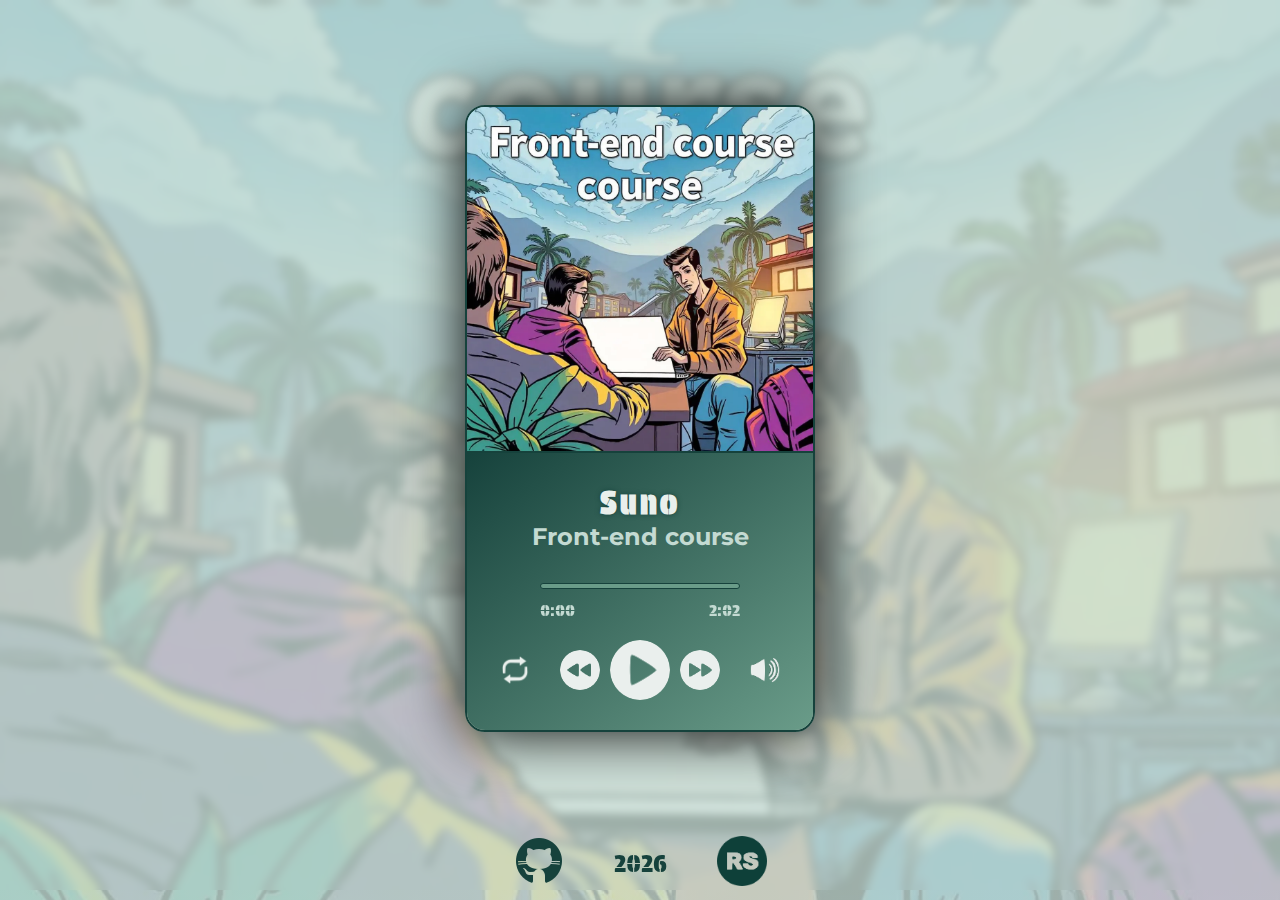
<file: index.html>
<!DOCTYPE html>
<html lang="en">
<head>
    <meta name="viewport" content="width=device-width, initial-scale=1.0">
    <meta charset="UTF-8">
    <title>Audio player</title>

    <!--    font-->
    <link rel="preconnect" href="https://fonts.googleapis.com">
    <link rel="preconnect" href="https://fonts.gstatic.com" crossorigin>
    <link href="https://fonts.googleapis.com/css2?family=Protest+Guerrilla&display=swap" rel="stylesheet">

    <link rel="preconnect" href="https://fonts.googleapis.com">
    <link rel="preconnect" href="https://fonts.gstatic.com" crossorigin>
    <link href="https://fonts.googleapis.com/css2?family=Montserrat:ital,wght@0,100..900;1,100..900&family=Protest+Guerrilla&display=swap"
          rel="stylesheet">

    <!--    favicon-->
    <link rel="apple-touch-icon" sizes="180x180" href="assets/image/favicon_io/apple-touch-icon.png">
    <link rel="icon" type="image/png" sizes="32x32" href="assets/image/favicon_io/favicon-32x32.png">
    <link rel="icon" type="image/png" sizes="16x16" href="assets/image/favicon_io/favicon-16x16.png">


    <link rel="stylesheet" href="assets/css/main.css">
    <script type="module" src="assets/script.js" defer></script>
</head>
<body>
</body>
</html>
</file>
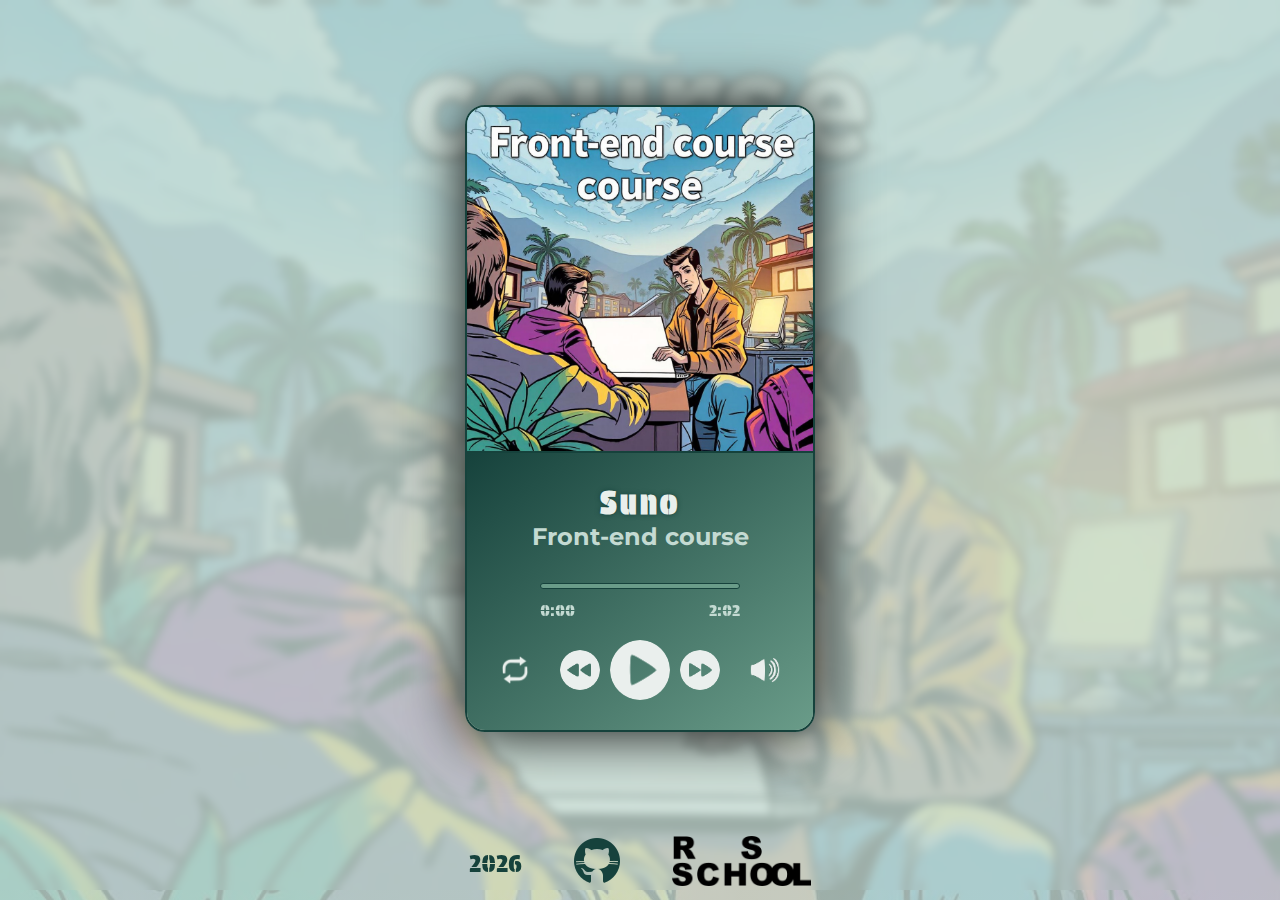
<file: audio-player/index.html>
<!DOCTYPE html>
<html lang="en">
<head>
    <meta name="viewport" content="width=device-width, initial-scale=1.0">
    <meta charset="UTF-8">
    <title>Audio player</title>

    <!--    font-->
    <link rel="preconnect" href="https://fonts.googleapis.com">
    <link rel="preconnect" href="https://fonts.gstatic.com" crossorigin>
    <link href="https://fonts.googleapis.com/css2?family=Protest+Guerrilla&display=swap" rel="stylesheet">

    <link rel="preconnect" href="https://fonts.googleapis.com">
    <link rel="preconnect" href="https://fonts.gstatic.com" crossorigin>
    <link href="https://fonts.googleapis.com/css2?family=Montserrat:ital,wght@0,100..900;1,100..900&family=Protest+Guerrilla&display=swap"
          rel="stylesheet">

    <!--    favicon-->
    <link rel="apple-touch-icon" sizes="180x180" href="assets/image/favicon_io/apple-touch-icon.png">
    <link rel="icon" type="image/png" sizes="32x32" href="assets/image/favicon_io/favicon-32x32.png">
    <link rel="icon" type="image/png" sizes="16x16" href="assets/image/favicon_io/favicon-16x16.png">
    <!--    <link rel="manifest" href="assets/image/favicon_io/site.webmanifest">-->


    <link rel="stylesheet" href="assets/css/main.css">
    <script type="module" src="assets/script.js" defer></script>
</head>
<body>
</body>
</html>
</file>
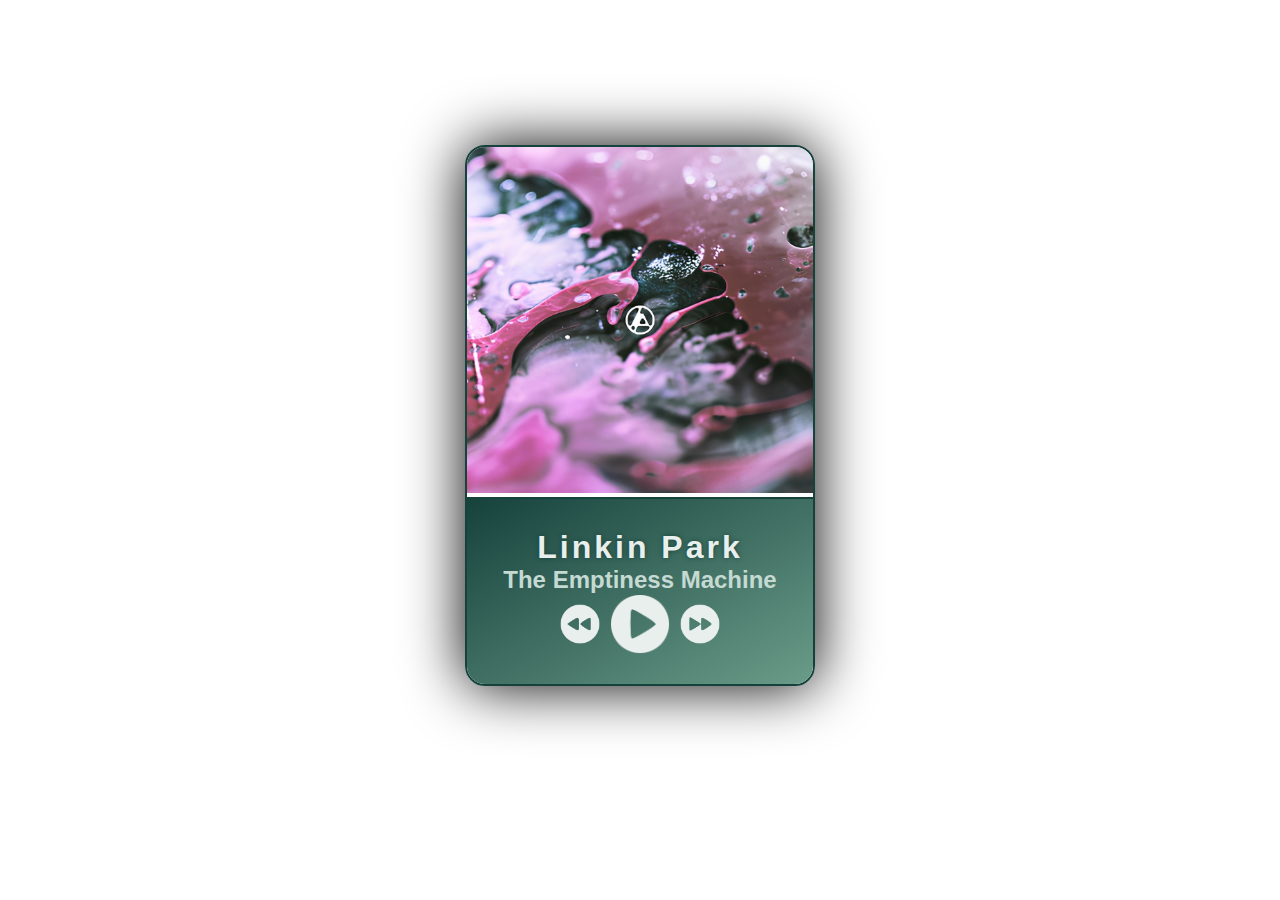
<file: js30#1-2-audio-player/index.html>
<!DOCTYPE html>
<html lang="en">
<head>
    <meta name="viewport" content="width=device-width, initial-scale=1.0">
    <meta charset="UTF-8">
    <title>Audio player</title>

    <!--    font-->
    <link rel="preconnect" href="https://fonts.googleapis.com">
    <link rel="preconnect" href="https://fonts.gstatic.com" crossorigin>
    <link href="https://fonts.googleapis.com/css2?family=Nerko+One&display=swap" rel="stylesheet">

    <!--    favicon-->
    <link rel="apple-touch-icon" sizes="180x180" href="assets/image/favicon_io/apple-touch-icon.png">
    <link rel="icon" type="image/png" sizes="32x32" href="assets/image/favicon_io/favicon-32x32.png">
    <link rel="icon" type="image/png" sizes="16x16" href="assets/image/favicon_io/favicon-16x16.png">
    <link rel="manifest" href="assets/image/favicon_io/site.webmanifest">


    <link rel="stylesheet" href="assets/css/main.css">
    <script type="module" src="assets/script.js" defer></script>
</head>
<body>
</body>
</html>
</file>
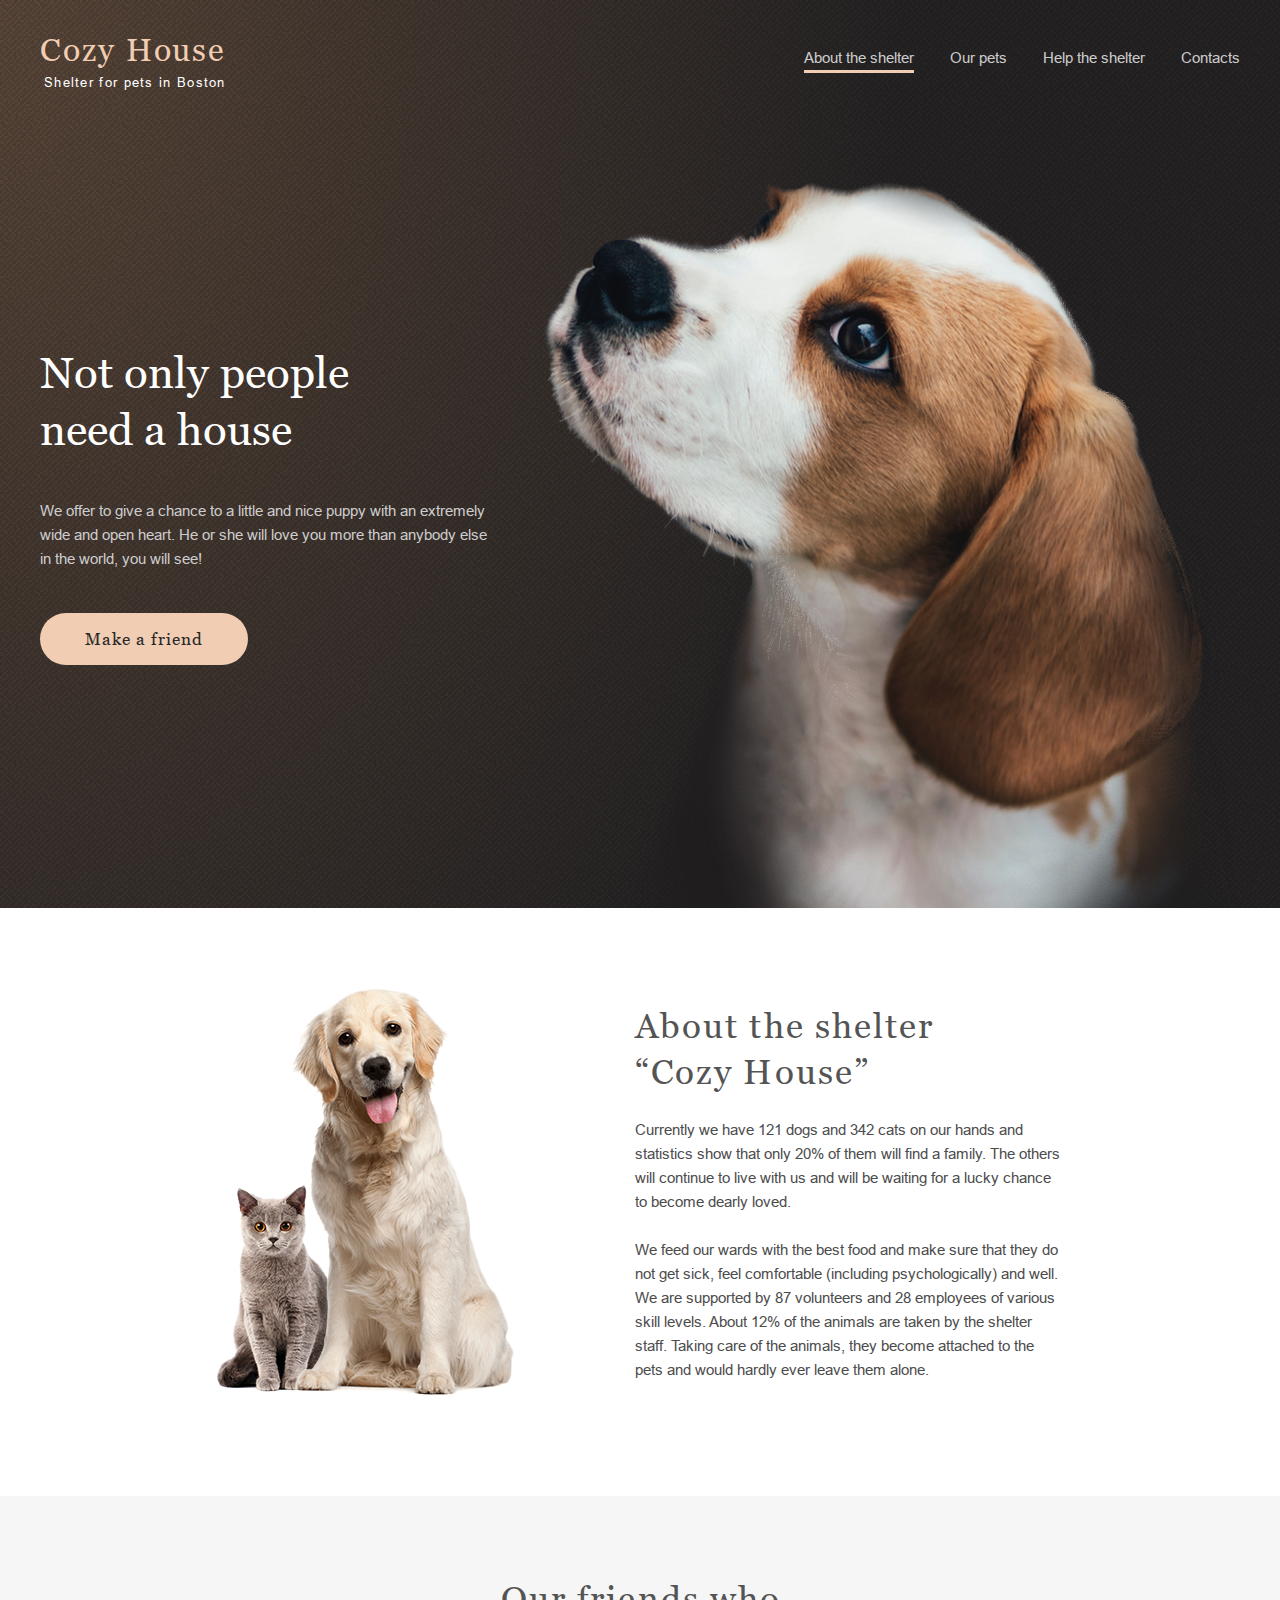
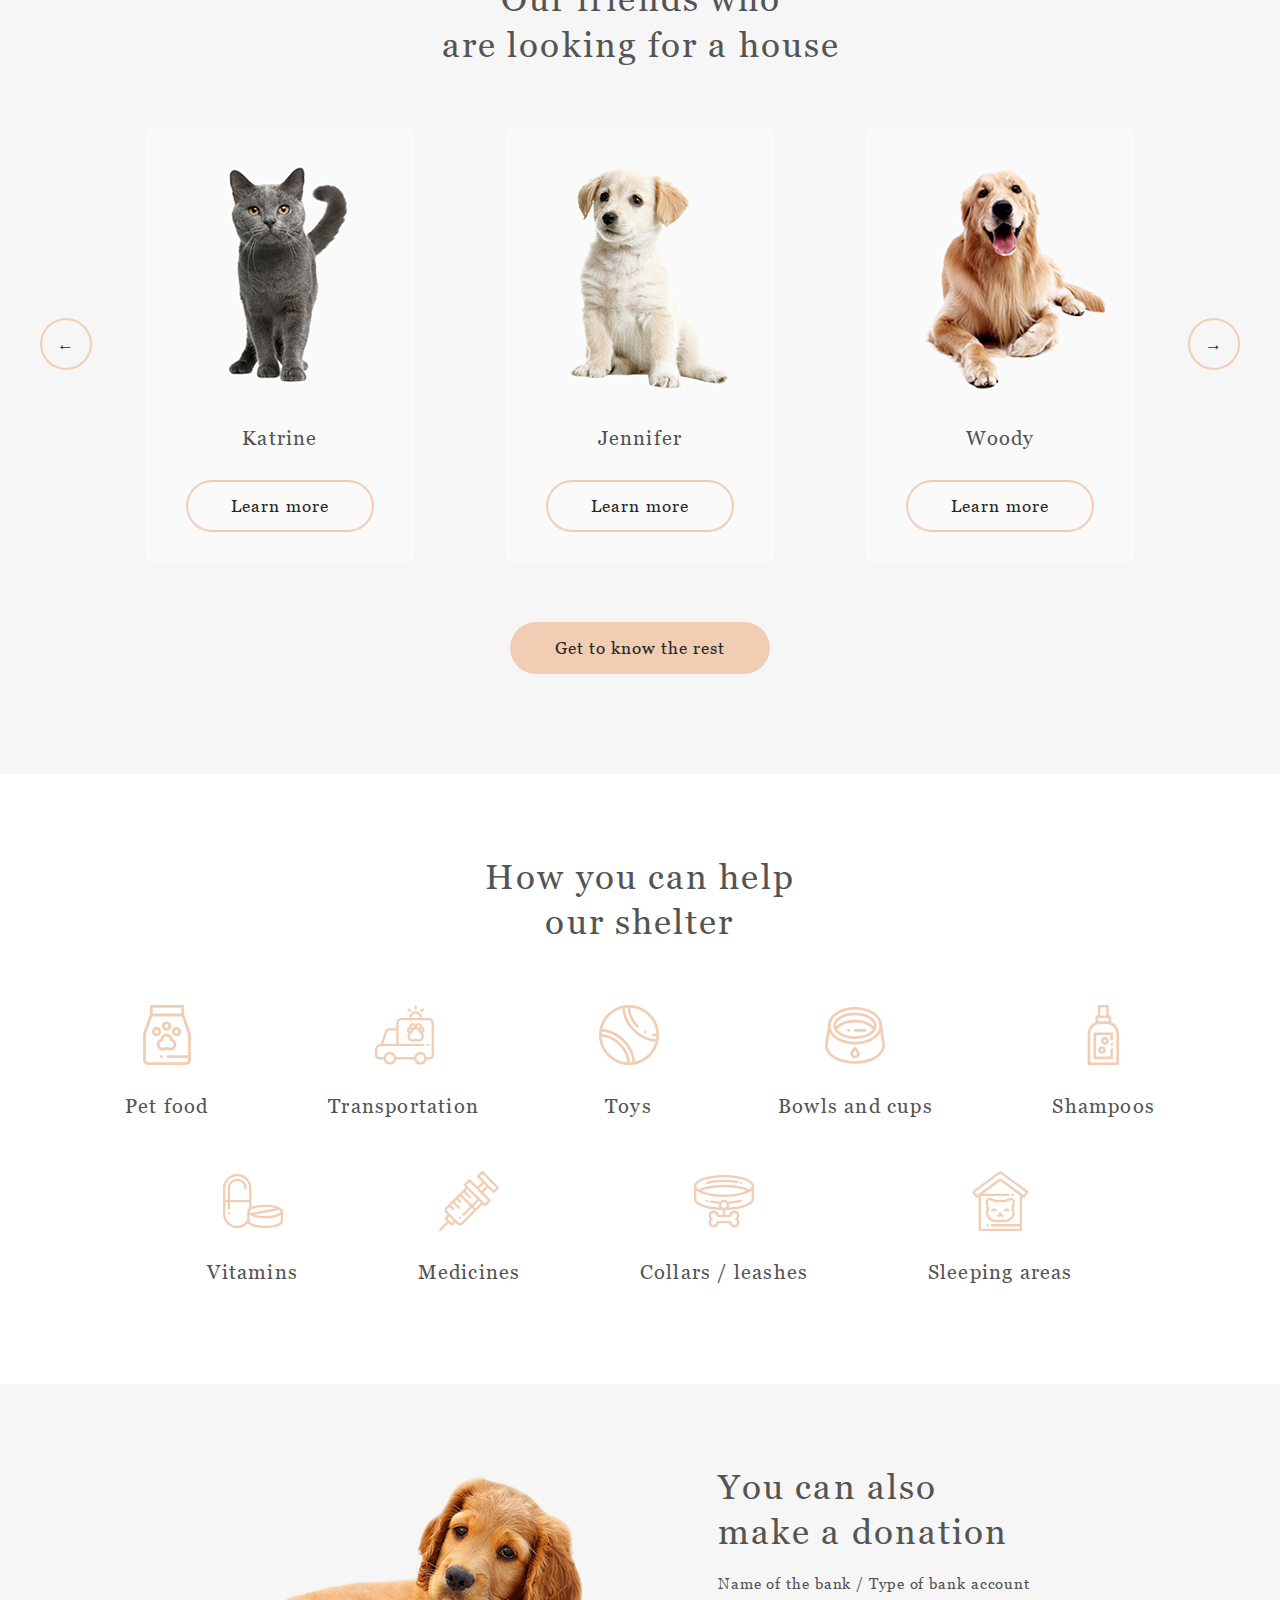
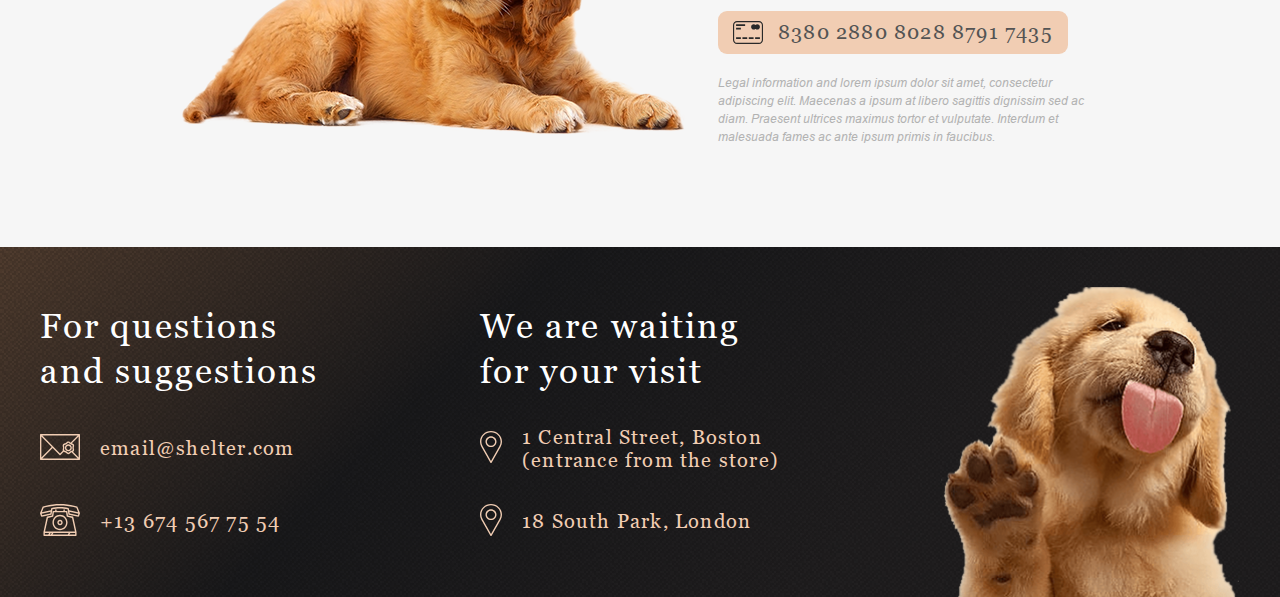
<file: shelter/index.html>
<!DOCTYPE html>
<html lang="en">
<head>
    <meta charset="UTF-8">
    <meta name="viewport" content="width=device-width, initial-scale=1.0">

    <!--    Favicon-->
    <link rel="apple-touch-icon" sizes="180x180" href="assets/img/favicon_io/apple-touch-icon.png">
    <link rel="icon" type="image/png" sizes="32x32" href="assets/img/favicon_io/favicon-32x32.png">
    <link rel="icon" type="image/png" sizes="16x16" href="assets/img/favicon_io/favicon-16x16.png">
    <link rel="manifest" href="assets/img/favicon_io/site.webmanifest">

    <!--    CSS-->
    <link rel="stylesheet" href="assets/css/main.css">

    <!--    JS-->
    <script src="index.js"></script>

    <title>Cozy House</title>
    <script src="index.js"></script>
</head>
<body>
<header class="header-section flex flex__center">
    <div class="container header-box">
        <a href="#" class="logo logo_color">
            <h1 class="logo__title">Cozy House</h1>
            <p class="logo__subtitle">Shelter for pets in Boston</p>
        </a>
        <div class="burger-icon">&nbsp;</div>
        <nav class="nav">
            <a class="nav_link nav_link__light">About the shelter</a>
            <a href="our-pets.html" class="nav_link nav_link__light">Our pets</a>
            <a href="#help" class="nav_link nav_link__light">Help the shelter</a>
            <a href="#contacts" class="nav_link nav_link__light">Contacts</a>
        </nav>
<!--        <div class="mobile-nav-box ">-->
<!--            <nav class="mobile-nav">-->
<!--                <a class="nav_link nav_link__light">About the shelter</a>-->
<!--                <a href="our-pets.html" class="nav_link nav_link__light">Our pets</a>-->
<!--                <a href="#help" class="nav_link nav_link__light">Help the shelter</a>-->
<!--                <a href="#contacts" class="nav_link nav_link__light">Contacts</a>-->
<!--            </nav>-->
<!--        </div>-->
    </div>
</header>
<main>
    <section class="start-section padding_top-12">
        <div class="container flex">
            <div class="start-box dark-s">
                <h2 class="header_2 light-xl start-box__header">Not only people need a house</h2>
                <p class="paragraph-l dark-s">We offer to give a chance to a little and nice puppy with an extremely
                    wide and
                    open heart. He or she will love you more than anybody else in the world, you will see!</p>
                <a class="btn button_primary align-self__start" href="#pets">Make a friend</a>
            </div>
<!--            <div class="start-img">&nbsp;</div>-->
            <img class="start-img" src="assets/img/start-screen-puppy.png" alt="Puppy">
        </div>
    </section>
    <section class="about-section" id="about">
        <div class="container about-box">
            <img class="about-img" src="assets/img/about-pets.png" alt="Pets">
            <div class="about-text">
                <h3 class="header_3 about-header">About the shelter “Cozy House”</h3>
                <p class="paragraph-l">Currently we have 121 dogs and 342 cats on our hands and statistics show that
                    only 20% of them will find a family. The others will continue to live with us and will be waiting
                    for a lucky chance to become dearly loved.</p>
                <p class="paragraph-l">We feed our wards with the best food and make sure that they do not get sick,
                    feel comfortable (including psychologically) and well. We are supported by 87 volunteers and 28
                    employees of various skill levels. About 12% of the animals are taken by the shelter staff. Taking
                    care of the animals, they become attached to the pets and would hardly ever leave them alone.</p>
            </div>
        </div>
    </section>
    <section class="our_pets-section" id="pets">
        <div class="container pets-box">
            <h3 class="header_3 text-align-center pets-header">Our friends who<br>are looking for a house</h3>
            <div class="card-box flex flex__center">
                <a href="#" class="btn_circle btn_circle_able">&larr;</a>
                <ul class="cards-list flex">
                    <li class="card-item page1">
                        <img class="card_img" src="assets/img/our_pets/pets-katrine.png" alt="Photo of kat">
                        <h4 class="header_4">Katrine</h4>
                        <a class="btn button_secondary" href="#">Learn more</a>
                    </li>
                    <li class="card-item page1">
                        <img class="card_img" src="assets/img/our_pets/pets-jennifer.png" alt="Photo of kat">
                        <h4 class="header_4">Jennifer</h4>
                        <a class="btn button_secondary" href="#">Learn more</a>
                    </li>
                    <li class="card-item page1">
                        <img class="card_img" src="assets/img/our_pets/pets-woody.png" alt="Photo of kat">
                        <h4 class="header_4">Woody</h4>
                        <a class="btn button_secondary" href="#">Learn more</a>
                    </li>
                </ul>
                <a href="#" class="btn_circle btn_circle_able">&rarr;</a>
            </div>
            <a class="btn button_primary" href="our-pets.html">Get to know the rest</a>
        </div>
    </section>
    <section class="help-section" id="help">
        <div class="container help-box">
            <h3 class="header_3">How you can help<br>our shelter</h3>
            <ul class="help-list">
                <li class="help-item">
                    <img class="help-icon" src="assets/img/icons/icon-pet-food.svg" alt="icon">
                    <h4 class="header_4">Pet food</h4>
                </li>
                <li class="help-item">
                    <img class="help-icon" src="assets/img/icons/transportation.svg" alt="icon">
                    <h4 class="header_4">Transportation</h4>
                </li>
                <li class="help-item">
                    <img class="help-icon" src="assets/img/icons/icon-toys.svg" alt="icon">
                    <h4 class="header_4">Toys</h4>
                </li>
                <li class="help-item">
                    <img class="help-icon" src="assets/img/icons/icon-bowls-and-cups.svg" alt="icon">
                    <h4 class="header_4">Bowls and cups</h4>
                </li>
                <li class="help-item">
                    <img class="help-icon" src="assets/img/icons/icon-shampoos.svg" alt="icon">
                    <h4 class="header_4">Shampoos</h4>
                </li>
                <li class="help-item">
                    <img class="help-icon" src="assets/img/icons/icon-vitamins.svg" alt="icon">
                    <h4 class="header_4">Vitamins</h4>
                </li>
                <li class="help-item">
                    <img class="help-icon" src="assets/img/icons/icon-medicines.svg" alt="icon">
                    <h4 class="header_4">Medicines</h4>
                </li>
                <li class="help-item">
                    <img class="help-icon" src="assets/img/icons/icon-collars-leashes.svg" alt="icon">
                    <h4 class="header_4">Collars / leashes</h4>
                </li>
                <li class="help-item">
                    <img class="help-icon" src="assets/img/icons/icon-sleeping-area.svg" alt="icon">
                    <h4 class="header_4">Sleeping areas</h4>
                </li>
            </ul>
        </div>
    </section>
    <section class="donation-section">
        <div class="donation container flex flex__center">
            <img class="donation_img" src="assets/img/donation-dog.png" alt="Dog">
            <div class="donation_text-box">
                <h3 class="header_3">You can also<br>make a donation</h3>
                <h5 class="header_5">Name of the bank / Type of bank account</h5>
                <a href="#" class="credit-card align-self__start">
                    <img src="assets/img/credit-card.svg" alt="credit card icon">
                    <h4 class="header_4">8380 2880 8028 8791 7435</h4>
                </a>
                <p class="paragraph-s">Legal information and lorem ipsum dolor sit amet, consectetur adipiscing
                    elit. Maecenas a ipsum at libero sagittis dignissim sed ac diam. Praesent ultrices maximus
                    tortor et vulputate. Interdum et malesuada fames ac ante ipsum primis in faucibus.</p>
            </div>
        </div>
    </section>
</main>
<footer class="footer" id="contacts">
    <div class="container">
        <ul class="footer-list">
            <li class="footer-item">
                <h3 class="header_3 light-xl">For questions and suggestions</h3>
                <div class="footer-contacts">
                    <a class="footer-link" href="mailto:email@shelter.com"><img src="assets/img/icons/icon-email.svg"
                                                                                alt="icon"></a>
                    <a class="footer-link" href="mailto:email@shelter.com"><h4 class="header_4">email@shelter.com</h4>
                    </a>
                </div>
                <div class="footer-contacts">
                    <a class="footer-link" href="tel:+136745677554"><img src="assets/img/icons/icon-phone.svg"
                                                                         alt="icon"></a>
                    <a class="footer-link" href="tel:+136745677554"><h4 class="header_4">+13 674 567 75 54</h4></a>
                </div>
            </li>
            <li class="footer-item">
                <h3 class="header_3 light-xl">We are waiting for your visit</h3>
                <div class="footer-contacts">
                    <a class="footer-link" href="https://maps.app.goo.gl/WBRhMoDLf7G5WPXYA" target="_blank"><img
                            src="assets/img/icons/icon-marker.svg"
                            alt="icon"></a>
                    <a class="footer-link" href="https://maps.app.goo.gl/WBRhMoDLf7G5WPXYA" target="_blank"><h4
                            class="header_4">1 Central Street, Boston
                        (entrance from the store)</h4>
                    </a>
                </div>
                <div class="footer-contacts">
                    <a class="footer-link" href="https://maps.app.goo.gl/Y34CydnueMeJ1YCc9" target="_blank"><img
                            src="assets/img/icons/icon-marker.svg"
                            alt="icon"></a>
                    <a class="footer-link" href="https://maps.app.goo.gl/Y34CydnueMeJ1YCc9" target="_blank"><h4
                            class="header_4">18 South Park, London</h4>
                    </a>
                </div>
            </li>
            <li class="footer-item"><img src="assets/img/footer-puppy.png" alt="Puppy"></li>
        </ul>
    </div>
</footer>
</body>
</html>
</file>
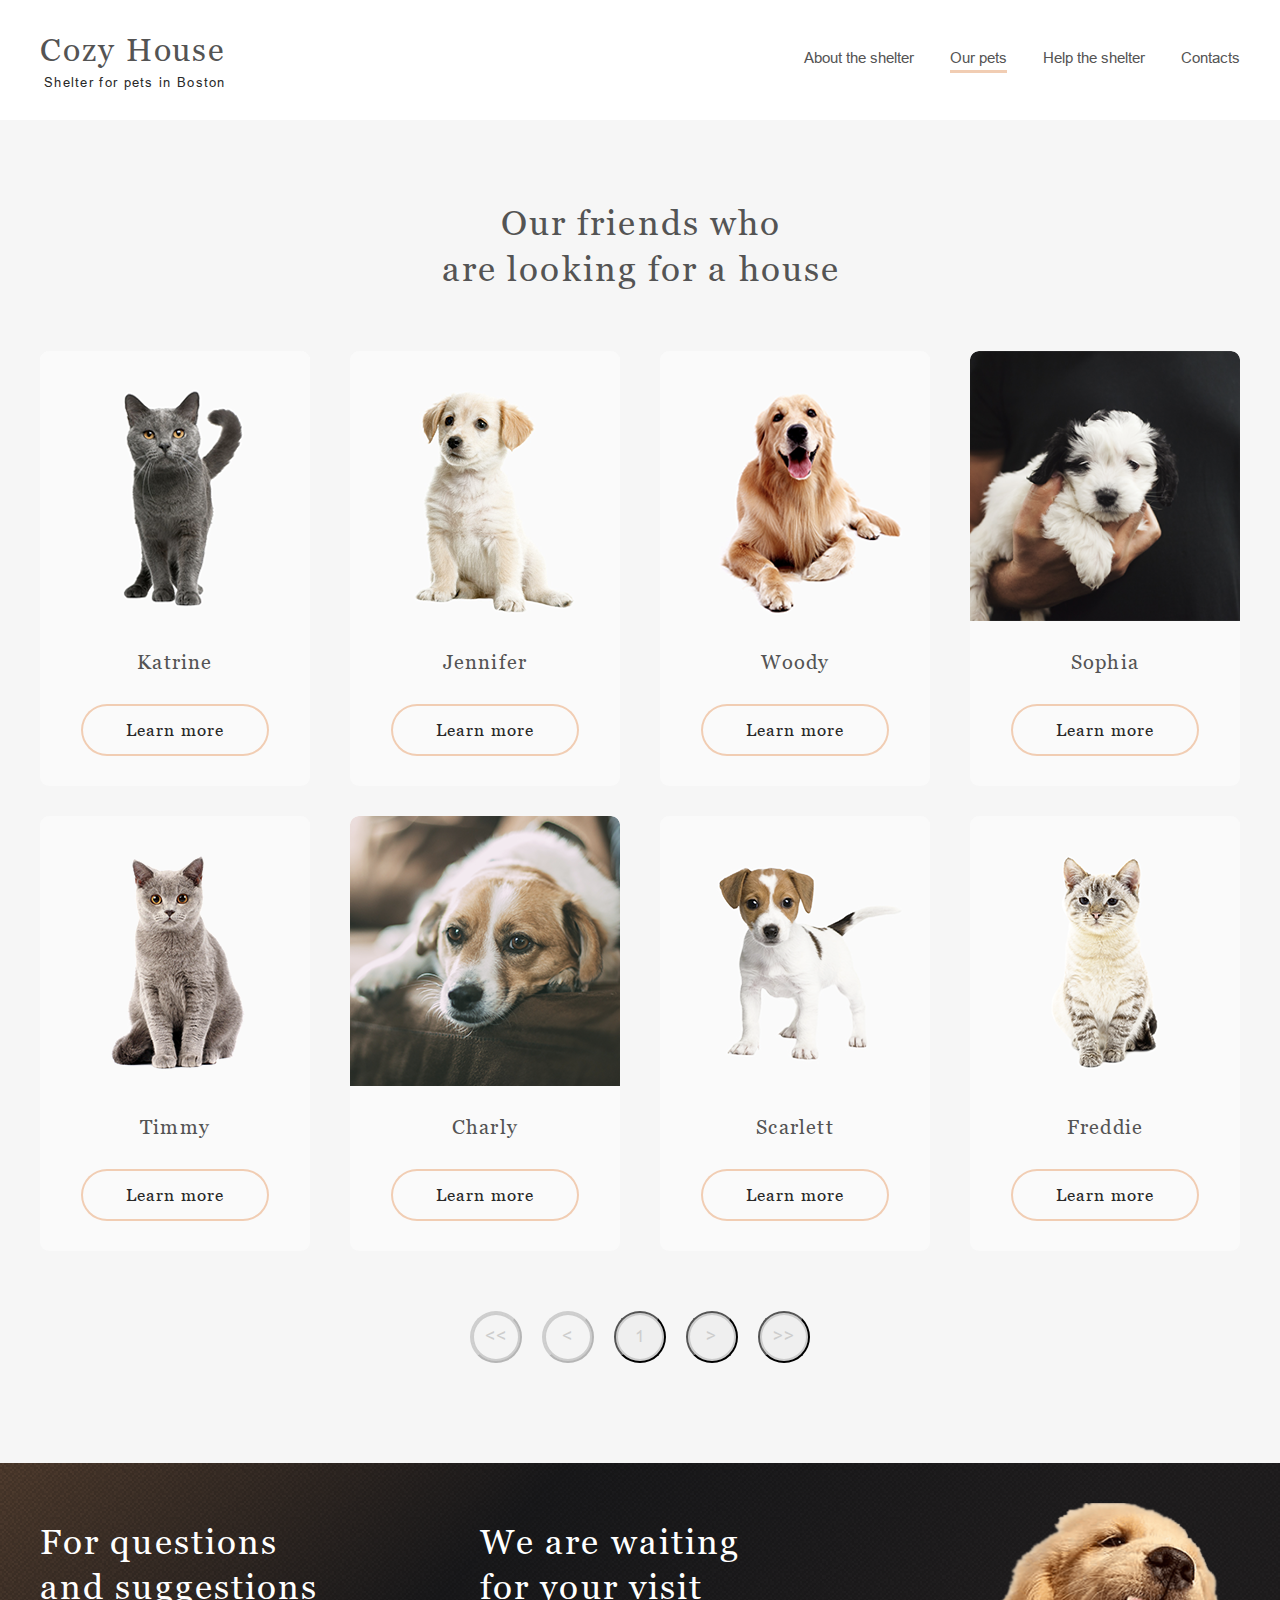
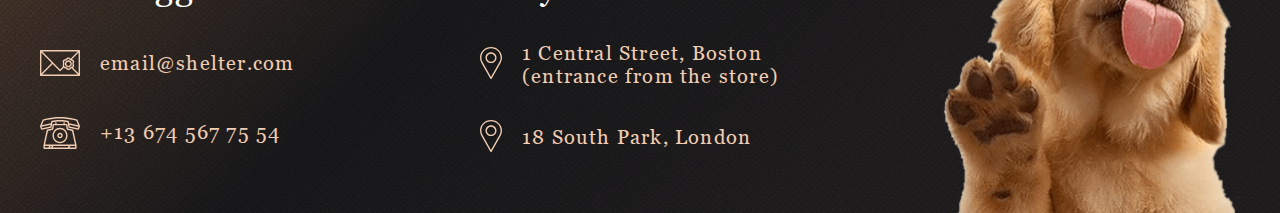
<file: shelter/our-pets.html>
<!DOCTYPE html>
<html lang="en">
<head>
    <meta charset="UTF-8">
    <meta name="viewport" content="width=device-width, initial-scale=1.0">

    <!--    Favicon-->
    <link rel="apple-touch-icon" sizes="180x180" href="assets/img/favicon_io/apple-touch-icon.png">
    <link rel="icon" type="image/png" sizes="32x32" href="assets/img/favicon_io/favicon-32x32.png">
    <link rel="icon" type="image/png" sizes="16x16" href="assets/img/favicon_io/favicon-16x16.png">
    <link rel="manifest" href="assets/img/favicon_io/site.webmanifest">

    <!--    CSS-->
    <link rel="stylesheet" href="assets/css/main.css">
    <link rel="stylesheet" href="assets/css/our-pets.css">

    <!--    JS-->
    <script src="index.js"></script>

    <title>Cozy House</title>
</head>
<body>
<header class="header-section flex flex__center bg_light-xl">
    <div class="container header-box">
        <a href="index.html" class="logo logo_dark">
            <h1 class="logo__title">Cozy House</h1>
            <p class="logo__subtitle">Shelter for pets in Boston</p>
        </a>
        <div class="burger-icon_dark">&nbsp;</div>
        <nav class="nav">
            <a href="index.html" class="nav_link nav_link__dark">About the shelter</a>
            <a class="nav_link nav_link__dark">Our pets</a>
            <a href="index.html#help" class="nav_link nav_link__dark">Help the shelter</a>
            <a href="#contacts" class="nav_link nav_link__dark">Contacts</a>
        </nav>
        <div class="mobile-nav-box ">
            <nav class="mobile-nav">
                <a href="index.html" class="nav_link nav_link__dark">About the shelter</a>
                <a class="nav_link nav_link__dark">Our pets</a>
                <a href="index.html#help" class="nav_link nav_link__dark">Help the shelter</a>
                <a href="#contacts" class="nav_link nav_link__dark">Contacts</a>
            </nav>
        </div>
    </div>
</header>
<main>
    <section class="our_pets-section padding_top-20 pets2" id="pets">
        <div class="container pets-box">
            <h3 class="header_3 text-align-center pets-header">Our friends who<br>are looking for a house</h3>
            <ul class="cards-list pets-page">
                <li class="card-item">
                    <img class="card_img" src="assets/img/our_pets/pets-katrine.png" alt="Photo of puppy">
                    <h4 class="header_4">Katrine</h4>
                    <a class="btn button_secondary" href="#">Learn more</a>
                </li>
                <li class="card-item">
                    <img class="card_img" src="assets/img/our_pets/pets-jennifer.png" alt="Photo of puppy">
                    <h4 class="header_4">Jennifer</h4>
                    <a class="btn button_secondary" href="#">Learn more</a>
                </li>
                <li class="card-item">
                    <img class="card_img" src="assets/img/our_pets/pets-woody.png" alt="Photo of puppy">
                    <h4 class="header_4">Woody</h4>
                    <a class="btn button_secondary" href="#">Learn more</a>
                </li>
                <li class="card-item">
                    <img class="card_img" src="assets/img/our_pets/pets-katrine%20(1).png" alt="Photo of puppy">
                    <h4 class="header_4">Sophia</h4>
                    <a class="btn button_secondary" href="#">Learn more</a>
                </li>
                <li class="card-item">
                    <img class="card_img" src="assets/img/our_pets/pets-timmy.png" alt="Photo of puppy">
                    <h4 class="header_4">Timmy</h4>
                    <a class="btn button_secondary" href="#">Learn more</a>
                </li>
                <li class="card-item">
                    <img class="card_img" src="assets/img/our_pets/pets-charly.png" alt="Photo of puppy">
                    <h4 class="header_4">Charly</h4>
                    <a class="btn button_secondary" href="#">Learn more</a>
                </li>
                <li class="card-item">
                    <img class="card_img" src="assets/img/our_pets/pets-scarlet.png" alt="Photo of puppy">
                    <h4 class="header_4">Scarlett</h4>
                    <a class="btn button_secondary" href="#">Learn more</a>
                </li>
                <li class="card-item">
                    <img class="card_img" src="assets/img/our_pets/pets-katrine%20(2).png" alt="Photo of puppy">
                    <h4 class="header_4">Freddie</h4>
                    <a class="btn button_secondary" href="#">Learn more</a>
                </li>
            </ul>
            <div class="pagination">
                <button class="btn_circle" disabled>&lt;&lt;</button>
                <button class="btn_circle" disabled>&lt;</button>
                <button class="btn_circle btn_circle-active">1</button>
                <button class="btn_circle">&gt;</button>
                <button class="btn_circle">&gt;&gt;</button>
            </div>
        </div>
    </section>
</main>
<footer class="footer footer2" id="contacts">
    <div class="container">
        <ul class="footer-list">
            <li class="footer-item">
                <h3 class="header_3 light-xl">For questions and suggestions</h3>
                <a class="footer-contacts" href="mailto:email@shelter.com">
                    <img src="assets/img/icons/icon-email.svg"
                         alt="icon">
                    <h4 class="header_4">email@shelter.com</h4>
                </a>
                <a class="footer-contacts" href="tel:+136745677554">
                    <img src="assets/img/icons/icon-phone.svg"
                         alt="icon">
                    <h4 class="header_4">+13 674 567 75 54</h4>
                </a>
            </li>
            <li class="footer-item">
                <h3 class="header_3 light-xl">We are waiting for your visit</h3>
                <div class="footer-contacts">
                    <a class="footer-link" href="https://maps.app.goo.gl/WBRhMoDLf7G5WPXYA" target="_blank"><img
                            src="assets/img/icons/icon-marker.svg"
                            alt="icon"></a>
                    <a class="footer-link" href="https://maps.app.goo.gl/WBRhMoDLf7G5WPXYA" target="_blank"><h4
                            class="header_4">1 Central Street, Boston
                        (entrance from the store)</h4>
                    </a>
                </div>
                <div class="footer-contacts">
                    <a class="footer-link" href="https://maps.app.goo.gl/Y34CydnueMeJ1YCc9" target="_blank"><img
                            src="assets/img/icons/icon-marker.svg"
                            alt="icon"></a>
                    <a class="footer-link" href="https://maps.app.goo.gl/Y34CydnueMeJ1YCc9" target="_blank"><h4
                            class="header_4">18 South Park, London</h4>
                    </a>
                </div>
            </li>
            <li class="footer-item"><img src="assets/img/footer-puppy.png" alt="Puppy"></li>
        </ul>
    </div>
</footer>
</body>
</html>
</file>
<file: assets/css/main.css>
.footer, .timeBox, .progressPopOver, .progressBarClickZone, .buttonBox, .container {
  display: flex;
}

.progressBox, .nameBox, .songBox, .playerBox {
  display: flex;
  flex-direction: column;
}

.footer, .progressBarClickZone, .buttonBox, .nameBox, .container {
  align-items: center;
  justify-content: center;
}

.footer, .timeBox, .progressPopOver, .progressBarClickZone, .buttonBox, .container {
  display: flex;
}

.progressBox, .nameBox, .songBox, .playerBox {
  display: flex;
  flex-direction: column;
}

.footer, .progressBarClickZone, .buttonBox, .nameBox, .container {
  align-items: center;
  justify-content: center;
}

*,
*::before,
*::after {
  box-sizing: inherit;
  margin: 0;
  padding: 0;
}

html {
  font-size: 62.5%;
  scroll-behavior: smooth;
}

body {
  box-sizing: border-box;
  background-repeat: no-repeat;
  background-position: center;
  background-size: cover;
  backdrop-filter: blur(4px);
}

.container {
  width: 100%;
  height: calc(100dvh - 7.4rem);
  padding: 1rem 3rem 0 3rem;
}

@media only screen and (max-width: 40em) {
  html {
    font-size: 56.25%;
  }
  .container {
    height: calc(100dvh - 5.4rem);
  }
}
.footer, .timeBox, .progressPopOver, .progressBarClickZone, .buttonBox, .container {
  display: flex;
}

.progressBox, .nameBox, .songBox, .playerBox {
  display: flex;
  flex-direction: column;
}

.footer, .progressBarClickZone, .buttonBox, .nameBox, .container {
  align-items: center;
  justify-content: center;
}

body {
  font-weight: 400;
  font-size: 1.6rem;
  color: #C4DAD2;
  font-family: "Protest Guerrilla", sans-serif;
}

.artistName {
  color: #E9EFEC;
  font-family: "Protest Guerrilla", sans-serif;
  letter-spacing: 3px;
  text-shadow: 0 0 5px #16423C;
}

.songName {
  font-family: Montserrat, sans-serif;
}

.popOver {
  color: #16423C;
  font-family: Montserrat, sans-serif;
  font-size: 1.4rem;
  transition: all 0.2s;
}

.currYear {
  color: #16423C;
  font-size: 2.4rem;
}

.btn {
  border-radius: 50%;
  transition: all, 0.2s ease;
}

.btn:hover {
  cursor: pointer;
  backdrop-filter: brightness(50%);
  transform: translateY(-2px);
}

.btn:active {
  cursor: pointer;
  backdrop-filter: brightness(120%);
  transform: translateY(0);
}

.playBtn {
  width: 6rem;
  height: 6rem;
}

.rewindBtn {
  width: 4rem;
  height: 4rem;
}

.optionsBtn {
  width: 3rem;
  height: 3rem;
  transition: all, 0.2s ease;
  margin: 0 2rem;
}

.optionsBtn:hover {
  cursor: pointer;
}

.footer, .timeBox, .progressPopOver, .progressBarClickZone, .buttonBox, .container {
  display: flex;
}

.progressBox, .nameBox, .songBox, .playerBox {
  display: flex;
  flex-direction: column;
}

.footer, .progressBarClickZone, .buttonBox, .nameBox, .container {
  align-items: center;
  justify-content: center;
}

.playerBox {
  width: 35rem;
  height: fit-content;
  border-radius: 2rem;
  box-shadow: 0 0 6rem #000;
  overflow: hidden;
  border: 2px solid #16423C;
}

.coverBox {
  width: 100%;
  border-bottom: 2px solid #16423C;
  overflow: hidden;
}

.coverImg {
  width: 100%;
  height: 100%;
  object-fit: cover;
  transition: all 0.2s;
}

.coverImg_played {
  transform: scale(1.1);
}

.songBox {
  width: 100%;
  background-image: linear-gradient(to bottom right, #16423C, #6A9C89);
  padding: 3rem;
  gap: 2rem;
}

.buttonBox {
  gap: 1rem;
}

.progressBarClickZone {
  height: 3rem;
}

.progressBarClickZone:hover {
  cursor: pointer;
}

.progressBox {
  width: 70%;
  margin: 0 auto;
  position: relative;
}

.progressPopOver {
  justify-content: flex-start;
  padding-left: 0.7rem;
  position: absolute;
  top: -30%;
  transform: translateX(-50%);
  background-color: rgba(196, 218, 210, 0.8);
  width: 4rem;
  height: 2.5rem;
  clip-path: polygon(0% 0%, 100% 0%, 100% 75%, 60% 75%, 50% 100%, 40% 75%, 0% 75%);
  opacity: 0;
  pointer-events: none;
  visibility: hidden;
}

.progressPopOver_active {
  opacity: 1;
  pointer-events: auto;
  visibility: visible;
}

.progressBar {
  width: 100%;
  height: 6px;
  background-color: #6A9C89;
  border-radius: 10rem;
  position: relative;
  border: 1px solid #16423C;
  transition: all 0.2s;
}

.progressBar:hover {
  cursor: pointer;
}

.progressBar::after {
  content: "";
  height: 6px;
  background-color: #16423C;
  border-radius: 10rem;
  position: absolute;
  top: 50%;
  transform: translateY(-50%);
  left: 0;
  width: var(--progress-width);
}

.progressBar::before {
  content: "";
  height: 4px;
  background-color: #C4DAD2;
  border-radius: 10rem;
  position: absolute;
  top: 50%;
  transform: translateY(-50%);
  left: 0;
  width: var(--buffered-width);
}

.timeBox {
  justify-content: space-between;
}

.songDuration {
  align-self: flex-end;
}

.icon {
  height: 5rem;
}

.footer {
  background: transparent;
  gap: 5rem;
  margin: 1rem 0;
}

@media only screen and (max-width: 40em) {
  .icon {
    height: 3rem;
  }
  .footer {
    gap: 2rem;
  }
}

/*# sourceMappingURL=main.css.map */
</file>
<file: audio-player/assets/css/main.css>
.footer, .timeBox, .progressPopOver, .progressBarClickZone, .buttonBox, .container {
  display: flex;
}

.progressBox, .nameBox, .songBox, .playerBox {
  display: flex;
  flex-direction: column;
}

.footer, .progressBarClickZone, .buttonBox, .nameBox, .container {
  align-items: center;
  justify-content: center;
}

.footer, .timeBox, .progressPopOver, .progressBarClickZone, .buttonBox, .container {
  display: flex;
}

.progressBox, .nameBox, .songBox, .playerBox {
  display: flex;
  flex-direction: column;
}

.footer, .progressBarClickZone, .buttonBox, .nameBox, .container {
  align-items: center;
  justify-content: center;
}

*,
*::before,
*::after {
  box-sizing: inherit;
  margin: 0;
  padding: 0;
}

html {
  font-size: 62.5%;
  scroll-behavior: smooth;
}

body {
  box-sizing: border-box;
  background-repeat: no-repeat;
  background-position: center;
  background-size: cover;
  backdrop-filter: blur(4px);
}

.container {
  width: 100%;
  height: calc(100dvh - 7.4rem);
  padding: 1rem 3rem 0 3rem;
}

@media only screen and (max-width: 40em) {
  html {
    font-size: 56.25%;
  }
  .container {
    height: calc(100dvh - 5.4rem);
  }
}
.footer, .timeBox, .progressPopOver, .progressBarClickZone, .buttonBox, .container {
  display: flex;
}

.progressBox, .nameBox, .songBox, .playerBox {
  display: flex;
  flex-direction: column;
}

.footer, .progressBarClickZone, .buttonBox, .nameBox, .container {
  align-items: center;
  justify-content: center;
}

body {
  font-weight: 400;
  font-size: 1.6rem;
  color: #C4DAD2;
  font-family: "Protest Guerrilla", sans-serif;
}

.artistName {
  color: #E9EFEC;
  font-family: "Protest Guerrilla", sans-serif;
  letter-spacing: 3px;
  text-shadow: 0 0 5px #16423C;
}

.songName {
  font-family: Montserrat, sans-serif;
}

.popOver {
  color: #16423C;
  font-family: Montserrat, sans-serif;
  font-size: 1.4rem;
  transition: all 0.2s;
}

.currYear {
  color: #16423C;
  font-size: 2.4rem;
}

.btn {
  border-radius: 50%;
  transition: all, 0.2s ease;
}

.btn:hover {
  cursor: pointer;
  backdrop-filter: brightness(50%);
  transform: translateY(-2px);
}

.btn:active {
  cursor: pointer;
  backdrop-filter: brightness(120%);
  transform: translateY(0);
}

.playBtn {
  width: 6rem;
  height: 6rem;
}

.rewindBtn {
  width: 4rem;
  height: 4rem;
}

.optionsBtn {
  width: 3rem;
  height: 3rem;
  transition: all, 0.2s ease;
  margin: 0 2rem;
}

.optionsBtn:hover {
  cursor: pointer;
}

.footer, .timeBox, .progressPopOver, .progressBarClickZone, .buttonBox, .container {
  display: flex;
}

.progressBox, .nameBox, .songBox, .playerBox {
  display: flex;
  flex-direction: column;
}

.footer, .progressBarClickZone, .buttonBox, .nameBox, .container {
  align-items: center;
  justify-content: center;
}

.playerBox {
  width: 35rem;
  height: fit-content;
  border-radius: 2rem;
  box-shadow: 0 0 6rem #000;
  overflow: hidden;
  border: 2px solid #16423C;
}

.coverBox {
  width: 100%;
  border-bottom: 2px solid #16423C;
  overflow: hidden;
}

.coverImg {
  width: 100%;
  height: 100%;
  object-fit: cover;
  transition: all 0.2s;
}

.coverImg_played {
  transform: scale(1.1);
}

.songBox {
  width: 100%;
  background-image: linear-gradient(to bottom right, #16423C, #6A9C89);
  padding: 3rem;
  gap: 2rem;
}

.buttonBox {
  gap: 1rem;
}

.progressBarClickZone {
  height: 3rem;
}

.progressBarClickZone:hover {
  cursor: pointer;
}

.progressBox {
  width: 70%;
  margin: 0 auto;
  position: relative;
}

.progressPopOver {
  justify-content: flex-start;
  padding-left: 0.7rem;
  position: absolute;
  top: -30%;
  transform: translateX(-50%);
  background-color: rgba(196, 218, 210, 0.8);
  width: 4rem;
  height: 2.5rem;
  clip-path: polygon(0% 0%, 100% 0%, 100% 75%, 60% 75%, 50% 100%, 40% 75%, 0% 75%);
  opacity: 0;
  pointer-events: none;
  visibility: hidden;
}

.progressPopOver_active {
  opacity: 1;
  pointer-events: auto;
  visibility: visible;
}

.progressBar {
  width: 100%;
  height: 6px;
  background-color: #6A9C89;
  border-radius: 10rem;
  position: relative;
  border: 1px solid #16423C;
  transition: all 0.2s;
}

.progressBar:hover {
  cursor: pointer;
}

.progressBar::after {
  content: "";
  height: 6px;
  background-color: #16423C;
  border-radius: 10rem;
  position: absolute;
  top: 50%;
  transform: translateY(-50%);
  left: 0;
  width: var(--progress-width);
}

.progressBar::before {
  content: "";
  height: 4px;
  background-color: #C4DAD2;
  border-radius: 10rem;
  position: absolute;
  top: 50%;
  transform: translateY(-50%);
  left: 0;
  width: var(--buffered-width);
}

.timeBox {
  justify-content: space-between;
}

.songDuration {
  align-self: flex-end;
}

.icon {
  height: 5rem;
}

.footer {
  background: transparent;
  gap: 5rem;
  margin: 1rem 0;
}

@media only screen and (max-width: 40em) {
  .icon {
    height: 3rem;
  }
  .footer {
    gap: 2rem;
  }
}

/*# sourceMappingURL=main.css.map */
</file>
<file: js30#1-2-audio-player/assets/css/main.css>
.footer, .timeBox, .progressPopOver, .progressBarClickZone, .buttonBox, .container {
  display: flex;
}

.progressBox, .nameBox, .songBox, .playerBox {
  display: flex;
  flex-direction: column;
}

.footer, .progressBarClickZone, .buttonBox, .nameBox, .container {
  align-items: center;
  justify-content: center;
}

.footer, .timeBox, .progressPopOver, .progressBarClickZone, .buttonBox, .container {
  display: flex;
}

.progressBox, .nameBox, .songBox, .playerBox {
  display: flex;
  flex-direction: column;
}

.footer, .progressBarClickZone, .buttonBox, .nameBox, .container {
  align-items: center;
  justify-content: center;
}

*,
*::before,
*::after {
  box-sizing: inherit;
  margin: 0;
  padding: 0;
}

html {
  font-size: 62.5%;
  scroll-behavior: smooth;
}

body {
  box-sizing: border-box;
  background-repeat: no-repeat;
  background-position: center;
  background-size: cover;
  backdrop-filter: blur(4px);
}

.container {
  width: 100%;
  height: calc(100vh - 7rem);
  padding: 1rem 3rem;
}

@media only screen and (max-width: 40em) {
  html {
    font-size: 56.25%;
  }
  .container {
    height: calc(100vh - 5rem);
  }
}
.footer, .timeBox, .progressPopOver, .progressBarClickZone, .buttonBox, .container {
  display: flex;
}

.progressBox, .nameBox, .songBox, .playerBox {
  display: flex;
  flex-direction: column;
}

.footer, .progressBarClickZone, .buttonBox, .nameBox, .container {
  align-items: center;
  justify-content: center;
}

body {
  font-weight: 400;
  font-size: 1.6rem;
  color: #C4DAD2;
  font-family: "Protest Guerrilla", sans-serif;
}

.artistName {
  color: #E9EFEC;
  font-family: "Protest Guerrilla", sans-serif;
  letter-spacing: 3px;
  text-shadow: 0 0 5px #16423C;
}

.songName {
  font-family: Montserrat, sans-serif;
}

.popOver {
  color: #16423C;
  font-family: Montserrat, sans-serif;
  font-size: 1.4rem;
  transition: all 0.2s;
}

.currYear {
  color: #16423C;
  font-size: 2.4rem;
}

.btn {
  border-radius: 50%;
  transition: all, 0.2s ease;
}

.btn:hover {
  cursor: pointer;
  backdrop-filter: brightness(50%);
  transform: translateY(-2px);
}

.btn:active {
  cursor: pointer;
  backdrop-filter: brightness(120%);
  transform: translateY(0);
}

.playBtn {
  width: 6rem;
  height: 6rem;
}

.rewindBtn {
  width: 4rem;
  height: 4rem;
}

.optionsBtn {
  width: 3rem;
  height: 3rem;
  transition: all, 0.2s ease;
  margin: 0 2rem;
}

.optionsBtn:hover {
  cursor: pointer;
}

.footer, .timeBox, .progressPopOver, .progressBarClickZone, .buttonBox, .container {
  display: flex;
}

.progressBox, .nameBox, .songBox, .playerBox {
  display: flex;
  flex-direction: column;
}

.footer, .progressBarClickZone, .buttonBox, .nameBox, .container {
  align-items: center;
  justify-content: center;
}

.playerBox {
  width: 35rem;
  height: fit-content;
  border-radius: 2rem;
  box-shadow: 0 0 6rem #000;
  overflow: hidden;
  border: 2px solid #16423C;
}

.coverBox {
  width: 100%;
  border-bottom: 2px solid #16423C;
}

.coverImg {
  width: 100%;
  height: 100%;
  object-fit: cover;
  transition: all 0.2s;
}

.songBox {
  width: 100%;
  background-image: linear-gradient(to bottom right, #16423C, #6A9C89);
  padding: 3rem;
  gap: 2rem;
}

.buttonBox {
  gap: 1rem;
}

.progressBarClickZone {
  height: 3rem;
}

.progressBarClickZone:hover {
  cursor: pointer;
}

.progressBox {
  width: 70%;
  margin: 0 auto;
  position: relative;
}

.progressPopOver {
  justify-content: flex-start;
  padding-left: 0.7rem;
  position: absolute;
  top: -30%;
  transform: translateX(-50%);
  background-color: rgba(196, 218, 210, 0.8);
  width: 4rem;
  height: 2.5rem;
  clip-path: polygon(0% 0%, 100% 0%, 100% 75%, 60% 75%, 50% 100%, 40% 75%, 0% 75%);
  opacity: 0;
  pointer-events: none;
  visibility: hidden;
}

.progressPopOver_active {
  opacity: 1;
  pointer-events: auto;
  visibility: visible;
}

.progressBar {
  width: 100%;
  height: 6px;
  background-color: #6A9C89;
  border-radius: 10rem;
  position: relative;
  border: 1px solid #16423C;
  transition: all 0.2s;
}

.progressBar:hover {
  cursor: pointer;
}

.progressBar::after {
  content: "";
  height: 6px;
  background-color: #16423C;
  border-radius: 10rem;
  position: absolute;
  top: 50%;
  transform: translateY(-50%);
  left: 0;
  width: var(--progress-width);
}

.progressBar::before {
  content: "";
  height: 4px;
  background-color: #C4DAD2;
  border-radius: 10rem;
  position: absolute;
  top: 50%;
  transform: translateY(-50%);
  left: 0;
  width: var(--buffered-width);
}

.timeBox {
  justify-content: space-between;
}

.songDuration {
  align-self: flex-end;
}

.icon {
  height: 5rem;
}

.footer {
  background: transparent;
  gap: 5rem;
  margin: 1rem 0;
}

@media only screen and (max-width: 40em) {
  .icon {
    height: 3rem;
  }
  .footer {
    gap: 2rem;
  }
}

/*# sourceMappingURL=main.css.map */
</file>
<file: shelter/assets/css/main.css>
.footer-item, .donation_text-box, .help-item, .help-box, .card-item, .pets-box, .about-text, .start-box, .logo:link,
.logo:visited, .flex-col {
  display: flex;
  flex-direction: column;
}

.start-section, .footer-contacts, .footer-list, .credit-card:link,
.credit-card:visited, .help-list, .cards-list, .about-box, .nav, .header-box, .btn_circle,
.btn_circle:link,
.btn_circle:visited, .flex {
  display: flex;
  flex-wrap: wrap;
}

.help-item, .help-list, .help-box, .pets-box, .about-box, .btn_circle,
.btn_circle:link,
.btn_circle:visited, .btn:link,
.btn:visited, .flex__center {
  align-items: center;
  justify-content: center;
}

.help-box {
  text-align: center;
}

*,
*::before,
*::after {
  box-sizing: border-box;
  margin: 0;
  padding: 0;
}

html {
  font-size: 62.5%;
  scroll-behavior: smooth;
}

a:link,
a:visited {
  text-decoration: none;
  color: inherit;
}

@font-face {
  font-family: "Georgia";
  font-style: normal;
  font-weight: 400;
  src: url("../fonts/georgia/georgia-regular.ttf") format("truetype");
}
@font-face {
  font-family: "Georgia";
  font-style: italic;
  font-weight: 400;
  src: url("../fonts/georgia/georgia-italic.ttf") format("truetype");
}
@font-face {
  font-family: "Georgia";
  font-style: normal;
  font-weight: 700;
  src: url("../fonts/georgia/georgia-bold.ttf") format("truetype");
}
@font-face {
  font-family: "Georgia";
  font-style: italic;
  font-weight: 700;
  src: url("../fonts/georgia/georgia-bold-italic.ttf") format("truetype");
}
@font-face {
  font-family: "Arial";
  src: url("../fonts/arial/arial-regular.ttf") format("truetype");
  font-weight: 400;
  font-style: normal;
}
@font-face {
  font-family: "Arial";
  font-style: italic;
  font-weight: 400;
  src: url("../fonts/arial/arial-italic.ttf") format("truetype");
}
@font-face {
  font-family: "Arial";
  font-style: normal;
  font-weight: 700;
  src: url("../fonts/arial/arial-bold.ttf") format("truetype");
}
@font-face {
  font-family: "Arial";
  font-style: normal;
  font-weight: 900;
  src: url("../fonts/arial/arial-black.ttf") format("truetype");
}
@font-face {
  font-family: "Arial";
  font-style: italic;
  font-weight: 700;
  src: url("../fonts/arial/arial-bold-italic.ttf") format("truetype");
}
body {
  font-family: "Georgia", serif;
  font-size: 1.5rem;
  font-weight: 400;
  color: #545454;
}

.header_primary,
.header_2,
.header_3,
.header_4,
.header_5 {
  font-weight: 400;
}

.header_primary {
  color: #FFFFFF;
}

.header_primary,
.header_2 {
  font-size: 4.4rem;
  line-height: 1.3;
}

.header_3 {
  font-size: 3.5rem;
  line-height: 1.3;
  letter-spacing: 0.21rem;
}

.header_4 {
  font-size: 2rem;
  line-height: 1.15;
  letter-spacing: 0.12rem;
}

.header_5 {
  font-size: 1.5rem;
  line-height: 1.1;
  letter-spacing: 0.09rem;
}

.paragraph-l {
  font-family: "Arial", sans-serif;
  font-size: 1.5rem;
  line-height: 1.6;
  color: #4C4C4C;
}

.paragraph-s {
  font-family: "Arial", sans-serif;
  font-size: 1.2rem;
  line-height: 1.5;
  font-style: italic;
  color: #B2B2B2;
}

@media only screen and (max-width: 36em) {
  .header_2,
  .header_3 {
    font-size: 2.5rem;
    line-height: 1.3;
    text-align: center;
    letter-spacing: 0.15rem;
  }
}
.container {
  max-width: 128rem;
  width: 100%;
  padding: 0 4rem;
  margin: 0 auto;
}
@media only screen and (max-width: 76.0625em) {
  .container {
    padding: 0 3rem;
  }
}
@media only screen and (max-width: 47.9375em) {
  .container {
    padding: 0 2rem;
  }
}
@media only screen and (max-width: 36em) {
  .container {
    padding: 0 1rem;
  }
}

.light-xl {
  color: #FFFFFF;
}

.bg_light-xl {
  background-color: #FFFFFF;
}

.dark-s {
  color: #CDCDCD;
}

.align-self__start {
  align-self: start;
}

.text-align-center {
  text-align: center;
}

.padding_top-12 {
  padding-top: 12rem;
}

.padding_top-20 {
  padding-top: 20rem !important;
}
@media only screen and (max-width: 36em) {
  .padding_top-20 {
    padding-top: 16.15rem !important;
  }
}

.btn:link,
.btn:visited {
  display: inline-flex;
  height: 5.2rem;
  padding: 1.5rem 4.5rem;
  border-radius: 100px;
  font-size: 1.7rem;
  color: #292929;
  letter-spacing: 0.102rem;
}

.button_primary:link,
.button_primary:visited {
  background-color: #F1CDB3;
  transition: all 0.2s;
}

.button_secondary:link,
.button_secondary:visited {
  box-shadow: inset 0 0 0 2px #F1CDB3;
  transition: all 0.2s;
}

.button_primary:hover,
.button_primary:active,
.button_secondary:hover,
.button_secondary:active {
  background-color: #FDDCC4;
  box-shadow: inset 0 0 0 2px #FDDCC4;
}

.btn_circle,
.btn_circle:link,
.btn_circle:visited {
  width: 5.2rem;
  height: 5.2rem;
  border-radius: 50%;
  transition: all 0.2s;
  font-size: 1.7rem;
  letter-spacing: 0.102rem;
  text-align: center;
}

.btn_circle:link,
.btn_circle:visited {
  box-shadow: inset 0 0 0 2px #F1CDB3;
  color: #292929;
}

.btn_circle {
  box-shadow: inset 0 0 0 2px #CDCDCD;
  color: #CDCDCD;
}

.btn_circle:hover {
  background-color: #FDDCC4;
  box-shadow: inset 0 0 0 2px #FDDCC4;
}

.btn_circle:active {
  background-color: #F1CDB3;
  box-shadow: inset 0 0 0 2px #F1CDB3;
}

.btn__left:link,
.btn__left:visited {
  box-shadow: inset 0 0 0 2px #CDCDCD;
  color: #CDCDCD;
}

.nav_link,
.nav_link:link,
.nav_link:visited {
  font-family: Arial, sans-serif;
  font-size: 1.5rem;
  line-height: 1.6;
  display: inline-block;
  border-bottom: 3px solid transparent;
  transition: all 0.2s;
}

.nav_link,
.nav_link:active {
  border-bottom: 3px solid #F1CDB3;
}

.nav_link__dark,
.nav_link__dark:link,
.nav_link__dark:visited,
.nav_link__dark:active {
  color: #545454;
  transition: all 0.2s;
}

.nav_link__dark:hover {
  color: #292929;
}

.nav_link__light,
.nav_link__light:link,
.nav_link__light:visited {
  color: #CDCDCD;
  transition: all 0.2s;
}

.nav_link__light:hover,
.nav_link__light:active {
  color: #FAFAFA;
}

.burger-icon {
  position: absolute;
  top: 29px;
  right: 20px;
  width: 3rem;
  height: 2px;
  background: #F1CDB3;
  display: none;
}
.burger-icon:before {
  content: "";
  position: absolute;
  top: 10px;
  width: 3rem;
  height: 2px;
  background: #F1CDB3;
}
.burger-icon:after {
  content: "";
  position: absolute;
  top: -10px;
  width: 3rem;
  height: 2px;
  background: #F1CDB3;
  transform: translateX(-14%);
}

.burger-icon_dark {
  position: absolute;
  top: 29px;
  right: 20px;
  width: 3rem;
  height: 2px;
  background: #000000;
  display: none;
}
.burger-icon_dark:before {
  content: "";
  position: absolute;
  top: 10px;
  width: 3rem;
  height: 2px;
  background: #000000;
}
.burger-icon_dark:after {
  content: "";
  position: absolute;
  top: -10px;
  width: 3rem;
  height: 2px;
  background: #000000;
  transform: translateX(-14%);
}

@media only screen and (max-width: 47.9375em) {
  .burger-icon {
    display: block;
  }
  .burger-icon_dark {
    display: block;
  }
}
.card-item {
  width: 27rem;
  height: 43.5rem;
  background-color: #FAFAFA;
  border-radius: 0.9rem;
  overflow: hidden;
  transition: all 0.2s;
}

.card_img {
  width: 27rem;
  height: 27rem;
}

.card-item:hover {
  box-shadow: 0 0.2rem 3.2rem 1.4rem rgba(13, 13, 13, 0.04);
  background-color: #FFFFFF;
  cursor: pointer;
}
.card-item:hover .button_secondary:link,
.card-item:hover .button_secondary:visited {
  background-color: #FDDCC4;
  box-shadow: inset 0 0 0 2px #FDDCC4;
}

.logo:link,
.logo:visited {
  min-width: 18.4rem;
  height: 6rem;
  justify-content: space-between;
  transition: all 0.4s;
}

.logo__title {
  font-size: 3.2rem;
  font-weight: 400;
  letter-spacing: 0.192rem;
}

.logo__subtitle {
  font-family: Arial, sans-serif;
  font-size: 1.3rem;
  padding-left: 0.4rem;
  letter-spacing: 0.13rem;
}

.logo_color .logo__title {
  color: #F1CDB3;
}
.logo_color .logo__subtitle {
  color: #FFFFFF;
}

.logo_dark .logo__title {
  color: #545454;
}
.logo_dark .logo__subtitle {
  color: #292929;
}

.logo:hover,
.logo:active {
  transform: scale(1.05);
  filter: brightness(80%);
}

.header-box {
  justify-content: space-between;
  align-items: center;
  position: relative;
}

.nav {
  gap: 3.6rem;
}

.mobile-nav-box {
  display: none;
}

.mobile-nav {
  display: none;
}

@media only screen and (max-width: 47.9375em) {
  .nav {
    display: none;
  }
  .mobile-nav-box {
    width: 100%;
    position: fixed;
    height: 100vh;
    top: 0;
    right: 0;
    backdrop-filter: blur(2px);
    display: none;
  }
  .mobile-nav-box .mobile-nav {
    position: fixed;
    top: 0;
    right: 0;
    display: flex;
    flex-direction: column;
    gap: 3.6rem;
    height: 100vh;
    width: 32rem;
    justify-content: center;
    align-items: center;
    background-color: #292929;
  }
  .mobile-nav-box .mobile-nav .nav_link,
  .mobile-nav-box .mobile-nav .nav_link:link,
  .mobile-nav-box .mobile-nav .nav_link:visited {
    font-family: Arial, sans-serif;
    font-size: 3.2rem;
    line-height: 1.6;
    color: #FAFAFA;
    z-index: 888;
  }
}
@media only screen and (max-width: 36em) {
  .header-box {
    padding: 0 2rem;
  }
}
.start-section .container {
  gap: 4.2rem;
  flex-wrap: nowrap;
}

.start-box {
  width: 46rem;
  min-height: 32.2rem;
  justify-content: space-between;
  align-self: center;
  transform: translateY(-4rem);
  flex-shrink: 0;
}

.start-box__header {
  width: 32.2rem;
  transform: translateY(0.1rem);
}

.start-img {
  max-width: 69.8rem;
  min-width: 26rem;
  width: 80.37%;
  height: auto;
  margin-left: auto;
}

@media only screen and (max-width: 76.0625em) {
  .start-box {
    margin: 0 auto;
    transform: translateY(0);
  }
  .start-box .align-self__start {
    align-self: center;
  }
}
@media only screen and (max-width: 67.3125em) {
  .start-section .container {
    gap: 0;
    flex-wrap: wrap;
  }
}
@media only screen and (max-width: 36em) {
  .start-box {
    flex-shrink: 1;
    text-align: center;
  }
  .start-box__header {
    max-width: 20rem;
    margin: 0 auto;
    transform: translateY(0);
  }
  .start-box {
    max-width: 46rem;
    min-height: 29.6rem;
  }
}
.about-box {
  gap: 12rem;
}

.about-text {
  max-width: 43rem;
  min-height: 38rem;
  justify-content: space-between;
}

.about-header {
  width: 37rem;
  transform: translateY(0.1rem) translateX(-0.01rem);
}

.about-img {
  max-width: 30rem;
  width: 86.67%;
  height: auto;
}

@media only screen and (max-width: 76.0625em) {
  .about-box {
    gap: 8rem;
  }
  .about-text {
    order: -1;
  }
}
@media only screen and (max-width: 36em) {
  .about-box {
    gap: 4rem;
  }
  .about-header {
    max-width: 29rem;
    transform: translateY(0) translateX(-0.9rem);
  }
  .about-text {
    gap: 2.4rem;
    min-width: 27rem;
    padding: 0 1.5rem;
    text-align: justify;
  }
}
.pets-box {
  gap: 5.99rem;
}

.card-box {
  gap: 5.3rem;
}

.cards-list {
  gap: 9rem;
}

.card-item {
  align-items: center;
  gap: 3rem;
}

.pets-header {
  display: inline-block;
  transform: translateX(1px) translateY(-0.09px);
}

@media only screen and (max-width: 76.0625em) {
  .cards-list {
    gap: 4rem;
  }
  .card-box {
    gap: 1.2rem;
  }
}
@media only screen and (max-width: 67.3125em) {
  .card-item.page1:last-child {
    display: none;
  }
}
@media only screen and (max-width: 47.9375em) {
  .card-box {
    row-gap: 6rem;
  }
  .cards-list {
    justify-content: center;
  }
  .card-box .btn_circle {
    order: 2;
  }
  .card-box .btn_circle:first-child {
    margin-right: 10rem;
  }
}
@media only screen and (max-width: 36em) {
  .card-item.page1:nth-child(2) {
    display: none;
  }
  .card-box {
    width: 27rem;
    gap: 7.8rem;
    row-gap: 2rem;
  }
  .pets-box {
    gap: 4.1rem;
  }
  .card-box .btn_circle:first-child {
    margin-right: 0;
  }
}
.help-box {
  gap: 5.99rem;
}

.help-list {
  list-style: none;
  flex-wrap: wrap;
  gap: 11.95rem;
  row-gap: 5.3rem;
}

.help-item {
  gap: 3rem;
}

.help-icon {
  width: 6rem;
  height: 6rem;
}

@media only screen and (max-width: 76.0625em) {
  .help-box {
    gap: 5.8rem;
  }
}
@media only screen and (max-width: 67.3125em) {
  .help-list {
    display: grid;
    grid-template-columns: repeat(3, 1fr);
    column-gap: 6.4rem;
    row-gap: 5.5rem;
  }
}
@media only screen and (max-width: 36em) {
  .help-box {
    gap: 4.2rem;
  }
  .help-list {
    display: grid;
    grid-template-columns: repeat(2, 1fr);
    column-gap: 3.6rem;
    row-gap: 3rem;
  }
  .help-icon {
    width: 5rem;
    height: 5rem;
  }
  .help-item {
    gap: 2.1rem;
  }
  .help-item .header_4 {
    font-size: 1.5rem;
    line-height: 1.1;
    letter-spacing: 0.09rem;
  }
}
.donation {
  gap: 3.1rem;
}

.donation_img {
  margin: 1.1rem 0;
}

.donation_text-box {
  width: 38rem;
  gap: 2rem;
}

.credit-card:link,
.credit-card:visited {
  align-items: center;
  gap: 1.5rem;
  border-radius: 0.9rem;
  background-color: #F1CDB3;
  padding: 1rem 1.5rem;
  transition: all 0.2s;
}

.credit-card:hover,
.credit-card:active {
  filter: brightness(90%);
}

@media only screen and (max-width: 67.3125em) {
  .donation_text-box {
    order: -1;
  }
  .donation {
    gap: 4.8rem;
  }
}
@media only screen and (max-width: 67.3125em) {
  .donation_img {
    max-width: 50.5rem;
    width: 81.25%;
    height: auto;
  }
}
@media only screen and (max-width: 36em) {
  .donation_text-box {
    align-items: center;
  }
  .donation_text-box .header_4 {
    font-size: 1.5rem;
    line-height: 1.1;
    letter-spacing: 0.09rem;
  }
  .donation_text-box .header_5 {
    font-size: 1.4rem;
    line-height: 1.6;
    letter-spacing: 0.05rem;
  }
  .donation_text-box .align-self__start {
    align-self: center;
  }
  .donation_text-box .paragraph-s {
    text-align: justify;
    padding: 0 10px;
  }
  .donation {
    gap: 3.2rem;
  }
  .donation_img {
    width: 86.67%;
  }
}
.footer {
  background-image: url("../img/bg_noise_transparent@2x.png"), linear-gradient(135deg, #513D2F, #1A1A1C, #211F20 70% 100%);
  color: #F1CDB3;
}

.footer-list {
  flex-wrap: nowrap;
  gap: 14rem;
  list-style: none;
  padding-top: 4rem;
}

.footer-item {
  width: 30rem;
}

.footer-item:nth-child(1) {
  gap: 3.7555rem;
}

.footer-item:nth-child(2) {
  gap: 3.2rem;
}

.footer-item:not(:last-child) {
  padding-top: 1.6rem;
}

.footer-item:last-child {
  margin-left: auto;
}

.footer-icon {
  height: 3.2rem;
  width: auto;
}

.footer-contacts {
  align-items: center;
  gap: 2rem;
  transition: all 0.2s;
  flex-wrap: nowrap;
}

.footer-contacts:hover {
  filter: brightness(120%);
}

@media only screen and (max-width: 76.0625em) {
  .footer-list {
    flex-wrap: wrap;
    padding-top: 1.7rem;
    gap: 4rem;
    justify-content: center;
    row-gap: 6.3rem;
  }
  .footer-item:nth-child(1) {
    gap: 3.65rem;
  }
  .footer-item:nth-child(2) {
    gap: 3.11rem;
  }
  .footer-item:last-child {
    margin: 0 auto;
  }
  .footer2 .footer-item:nth-child(1) {
    gap: 3.8rem;
  }
}
@media only screen and (max-width: 36em) {
  .footer {
    background-image: url("../img/bg_noise_transparent@2x.png"), linear-gradient(to right, #513D2F, #1A1A1C);
  }
  .footer-list {
    gap: 2.4rem;
  }
  .footer-item .header_3 {
    width: 27rem;
    align-self: center;
  }
  .footer-item:first-child {
    align-items: center;
    gap: 3.9rem;
  }
  .footer-item:nth-child(2) {
    gap: 3.9rem;
  }
  .footer-item:not(:last-child) {
    padding-top: 1.2rem;
  }
  .footer-item:last-child {
    padding-top: 1.4rem;
  }
  .footer-item:last-child img {
    margin: 0 auto;
    max-height: 100%;
    width: 86.67%;
    height: auto;
  }
  .footer2 .footer-item:nth-child(1) {
    gap: 4.1rem;
  }
  .footer2 .footer-list {
    gap: 2.7rem;
  }
}
.header-section {
  position: absolute;
  top: 0;
  left: 0;
  width: 100%;
  height: 11.95rem;
  z-index: 999;
}

.start-section {
  position: relative;
  background: url("../img/bg_noise_transparent@2x.png"), radial-gradient(100% 215.42% at 0% 0%, #5B483A 0%, #262425 70%);
  align-items: end;
}

.start-section .container {
  padding-top: 6rem;
}

.about-section,
.our_pets-section,
.help-section,
.donation-section {
  padding: 8rem 0 10rem 0;
}

.our_pets-section {
  background-color: #F6F6F6;
}

.donation-section {
  background-color: #F6F6F6;
}

@media only screen and (max-width: 67.3125em) {
  .donation-section {
    padding: 8rem 0 8.8rem 0;
  }
  .start-section {
    background-image: url("../img/bg_noise_transparent@2x.png"), linear-gradient(135deg, #5B483A);
  }
  .start-section .container {
    padding-top: 3rem;
    padding-bottom: 0;
    gap: 10rem;
  }
}
@media only screen and (max-width: 36em) {
  .start-section .container {
    gap: 10.5rem;
  }
  .our_pets-section,
  .help-section,
  .donation-section {
    padding: 4.2rem 0;
  }
  .about-section {
    padding: 4.2rem 0;
  }
  .donation-section {
    padding: 4rem 0 3.1rem 0;
  }
}

/*# sourceMappingURL=main.css.map */
</file>
<file: shelter/assets/css/our-pets.css>
.pagination {
  display: flex;
  flex-wrap: wrap;
}

.cards-list.pets-page {
  display: grid;
  grid-template-columns: repeat(4, 1fr);
  column-gap: 4rem;
  row-gap: 3rem;
}

.pagination {
  gap: 2rem;
}

@media only screen and (max-width: 76.0625em) {
  .cards-list.pets-page {
    grid-template-columns: repeat(3, 1fr);
  }
  .card-item:nth-child(7) {
    display: none;
  }
  .card-item:nth-child(8) {
    display: none;
  }
  .pets-box {
    gap: 3rem;
  }
}
@media only screen and (max-width: 67.3125em) {
  .pets-box {
    gap: 2.9rem;
  }
  .pets2.our_pets-section {
    padding-bottom: 7.6rem;
  }
  .cards-list.pets-page {
    grid-template-columns: repeat(2, 1fr);
    gap: 7.5%;
    row-gap: 2.3%;
    justify-content: center;
  }
  .pagination {
    margin-top: 7.1rem;
  }
  .footer-list {
    padding-top: 1.7rem;
  }
  .footer-item .header_3 {
    line-height: 1.28;
  }
}
@media only screen and (max-width: 47.9375em) {
  .cards-list.pets-page {
    gap: 3rem;
  }
}
@media only screen and (max-width: 36em) {
  .card-item:nth-child(4) {
    display: none;
  }
  .card-item:nth-child(5) {
    display: none;
  }
  .card-item:nth-child(6) {
    display: none;
  }
  .cards-list.pets-page {
    grid-template-columns: 1fr;
  }
  .pets-box {
    gap: 4.1rem;
  }
  .pagination {
    margin-top: 6.1rem;
    gap: 1rem;
  }
  .pets2.our_pets-section {
    padding-bottom: 4.2rem;
  }
}

/*# sourceMappingURL=our-pets.css.map */
</file>
